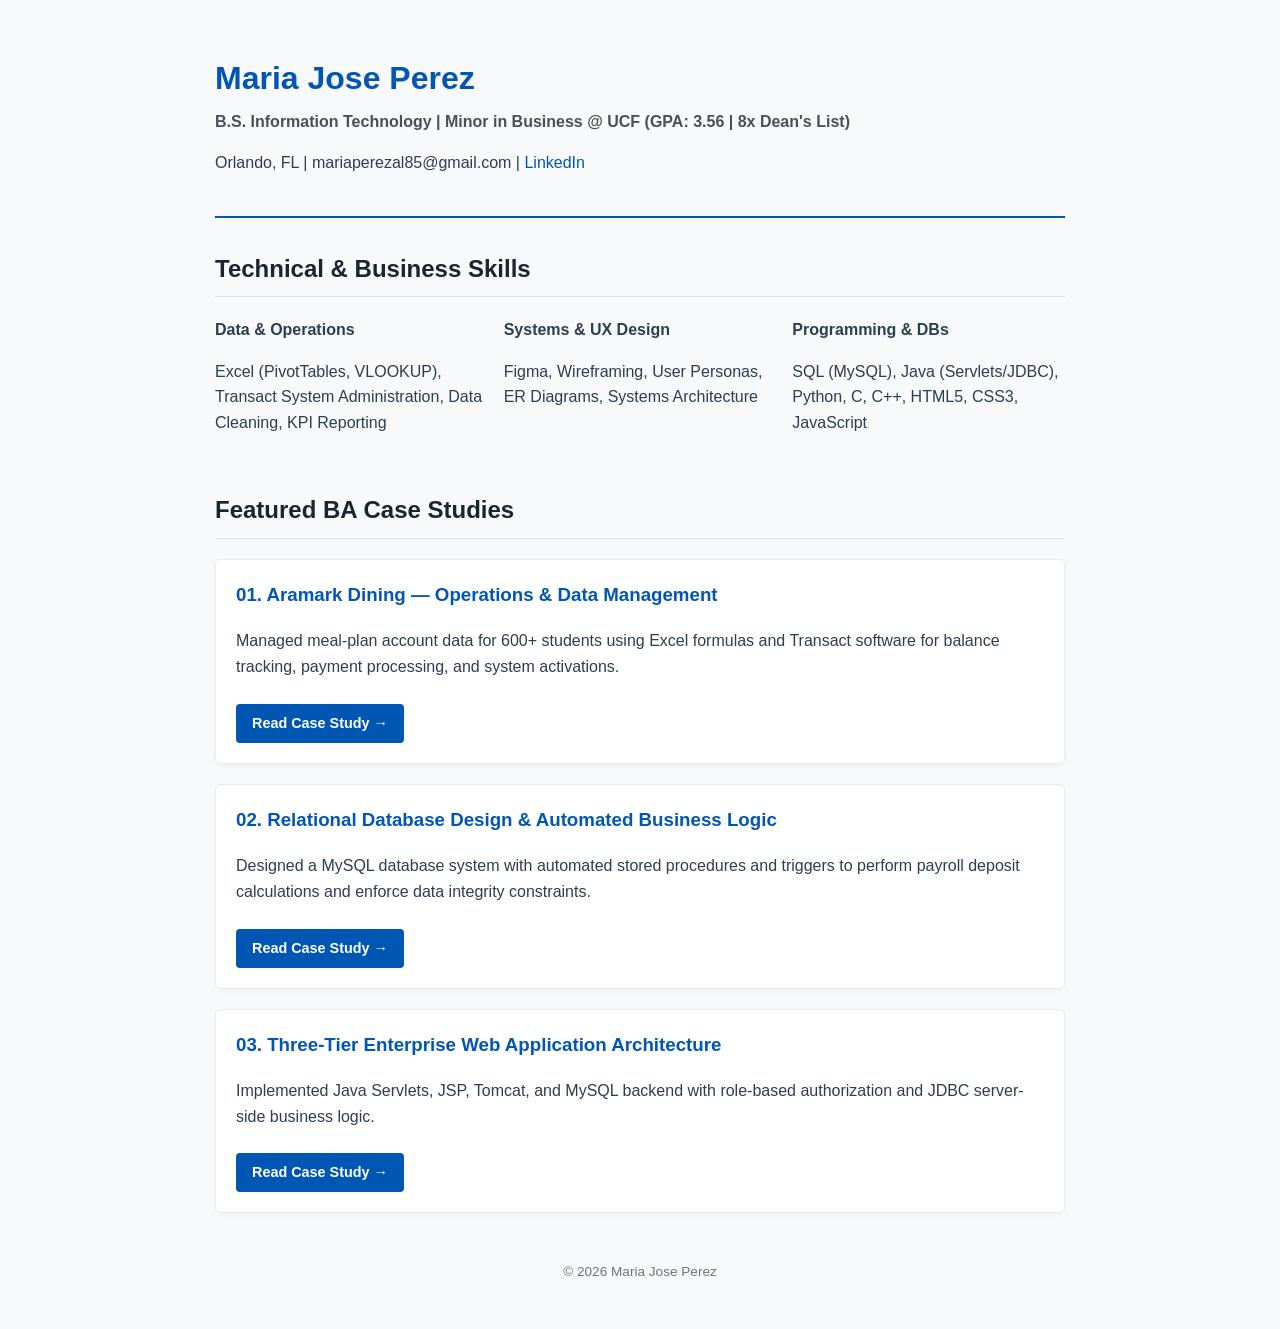
<file: index.html>
<!DOCTYPE html>
<html lang="en">
<head>
    <meta charset="UTF-8">
    <meta name="viewport" content="width=device-width, initial-scale=1.0">
    <title>Maria Jose Perez | Business Analyst Portfolio</title>
    <link rel="stylesheet" href="style.css">
</head>
<body>

    <header>
        <h1>Maria Jose Perez</h1>
        <p class="subtitle">B.S. Information Technology | Minor in Business @ UCF (GPA: 3.56 | 8x Dean's List)</p>
        <p class="contact">Orlando, FL | mariaperezal85@gmail.com | <a href="https://linkedin.com/in/-mariajose-perez" target="_blank">LinkedIn</a></p>
    </header>

    <section>
        <h2>Technical & Business Skills</h2>
        <div class="skills-grid">
            <div>
                <strong>Data & Operations</strong>
                <p>Excel (PivotTables, VLOOKUP), Transact System Administration, Data Cleaning, KPI Reporting</p>
            </div>
            <div>
                <strong>Systems & UX Design</strong>
                <p>Figma, Wireframing, User Personas, ER Diagrams, Systems Architecture</p>
            </div>
            <div>
                <strong>Programming & DBs</strong>
                <p>SQL (MySQL), Java (Servlets/JDBC), Python, C, C++, HTML5, CSS3, JavaScript</p>
            </div>
        </div>
    </section>

    <section>
        <h2>Featured BA Case Studies</h2>

        <article class="card">
            <h3>01. Aramark Dining — Operations & Data Management</h3>
            <p>Managed meal-plan account data for 600+ students using Excel formulas and Transact software for balance tracking, payment processing, and system activations.</p>
            <a href="case-study-dining.html" class="btn">Read Case Study →</a>
        </article>

        <article class="card">
            <h3>02. Relational Database Design & Automated Business Logic</h3>
            <p>Designed a MySQL database system with automated stored procedures and triggers to perform payroll deposit calculations and enforce data integrity constraints.</p>
            <a href="case-study-database.html" class="btn">Read Case Study →</a>
        </article>

        <article class="card">
            <h3>03. Three-Tier Enterprise Web Application Architecture</h3>
            <p>Implemented Java Servlets, JSP, Tomcat, and MySQL backend with role-based authorization and JDBC server-side business logic.</p>
            <a href="case-study-enterprise.html" class="btn">Read Case Study →</a>
        </article>
    </section>

    <footer>
        <p>© 2026 Maria Jose Perez</p>
    </footer>

</body>
</html>
</file>
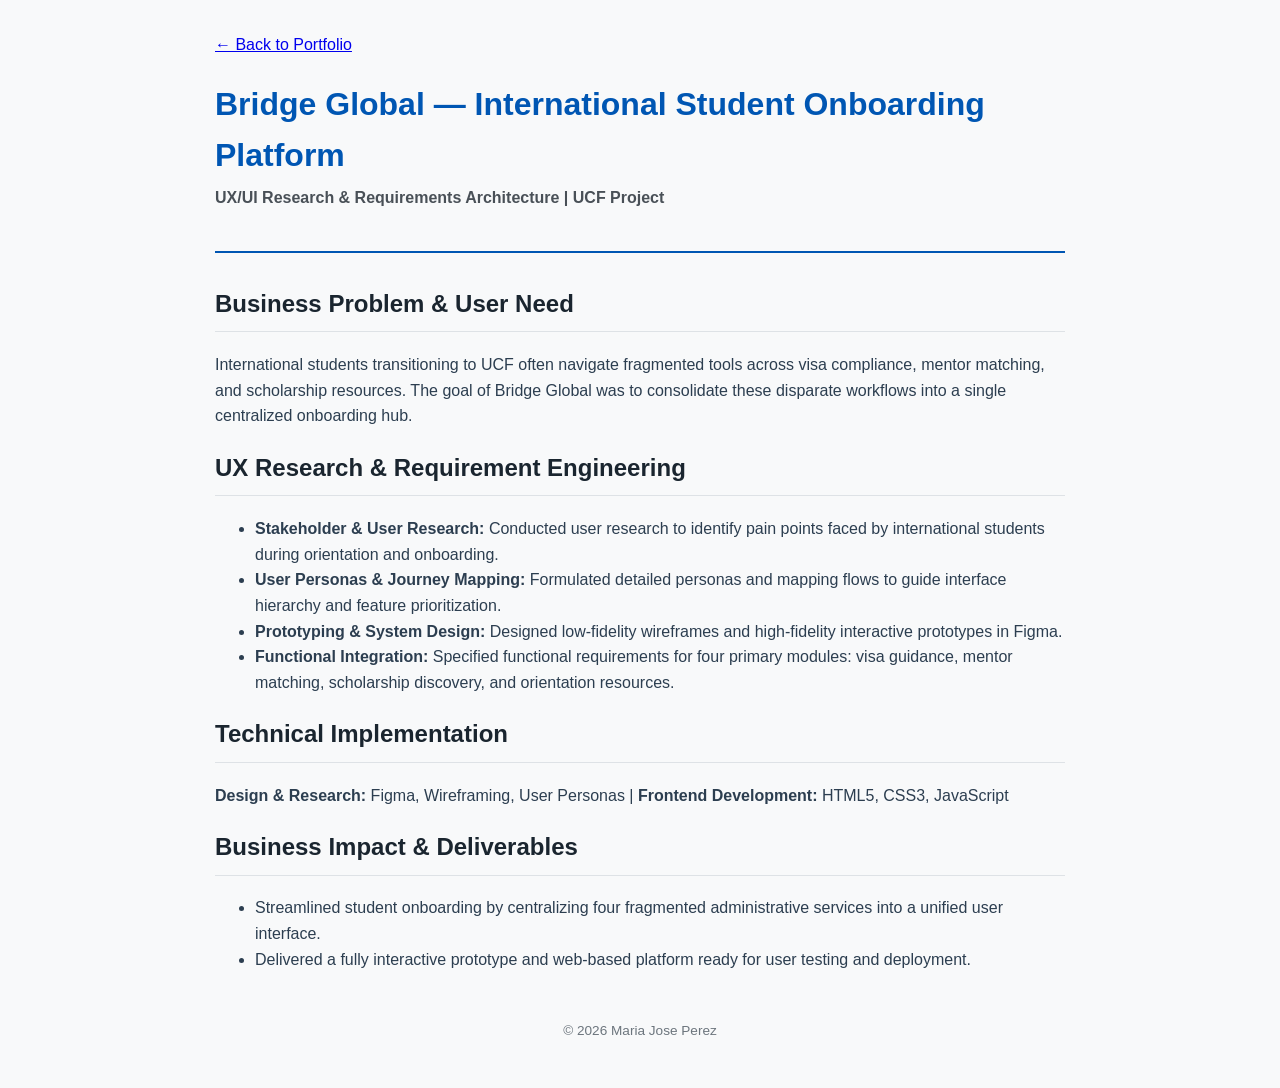
<file: case-study-bridge.html>
<!DOCTYPE html>
<html lang="en">
<head>
    <meta charset="UTF-8">
    <meta name="viewport" content="width=device-width, initial-scale=1.0">
    <title>Bridge Global Platform UX Case Study | Maria Jose Perez</title>
    <link rel="stylesheet" href="style.css">
</head>
<body>

    <header>
        <a href="index.html">← Back to Portfolio</a>
        <h1>Bridge Global — International Student Onboarding Platform</h1>
        <p class="subtitle">UX/UI Research & Requirements Architecture | UCF Project</p>
    </header>

    <section>
        <h2>Business Problem & User Need</h2>
        <p>International students transitioning to UCF often navigate fragmented tools across visa compliance, mentor matching, and scholarship resources. The goal of Bridge Global was to consolidate these disparate workflows into a single centralized onboarding hub.</p>

        <h2>UX Research & Requirement Engineering</h2>
        <ul>
            <li><strong>Stakeholder & User Research:</strong> Conducted user research to identify pain points faced by international students during orientation and onboarding.</li>
            <li><strong>User Personas & Journey Mapping:</strong> Formulated detailed personas and mapping flows to guide interface hierarchy and feature prioritization.</li>
            <li><strong>Prototyping & System Design:</strong> Designed low-fidelity wireframes and high-fidelity interactive prototypes in Figma.</li>
            <li><strong>Functional Integration:</strong> Specified functional requirements for four primary modules: visa guidance, mentor matching, scholarship discovery, and orientation resources.</li>
        </ul>

        <h2>Technical Implementation</h2>
        <p><strong>Design & Research:</strong> Figma, Wireframing, User Personas | <strong>Frontend Development:</strong> HTML5, CSS3, JavaScript</p>

        <h2>Business Impact & Deliverables</h2>
        <ul>
            <li>Streamlined student onboarding by centralizing four fragmented administrative services into a unified user interface.</li>
            <li>Delivered a fully interactive prototype and web-based platform ready for user testing and deployment.</li>
        </ul>
    </section>

    <footer>
        <p>© 2026 Maria Jose Perez</p>
    </footer>

</body>
</html>
</file>
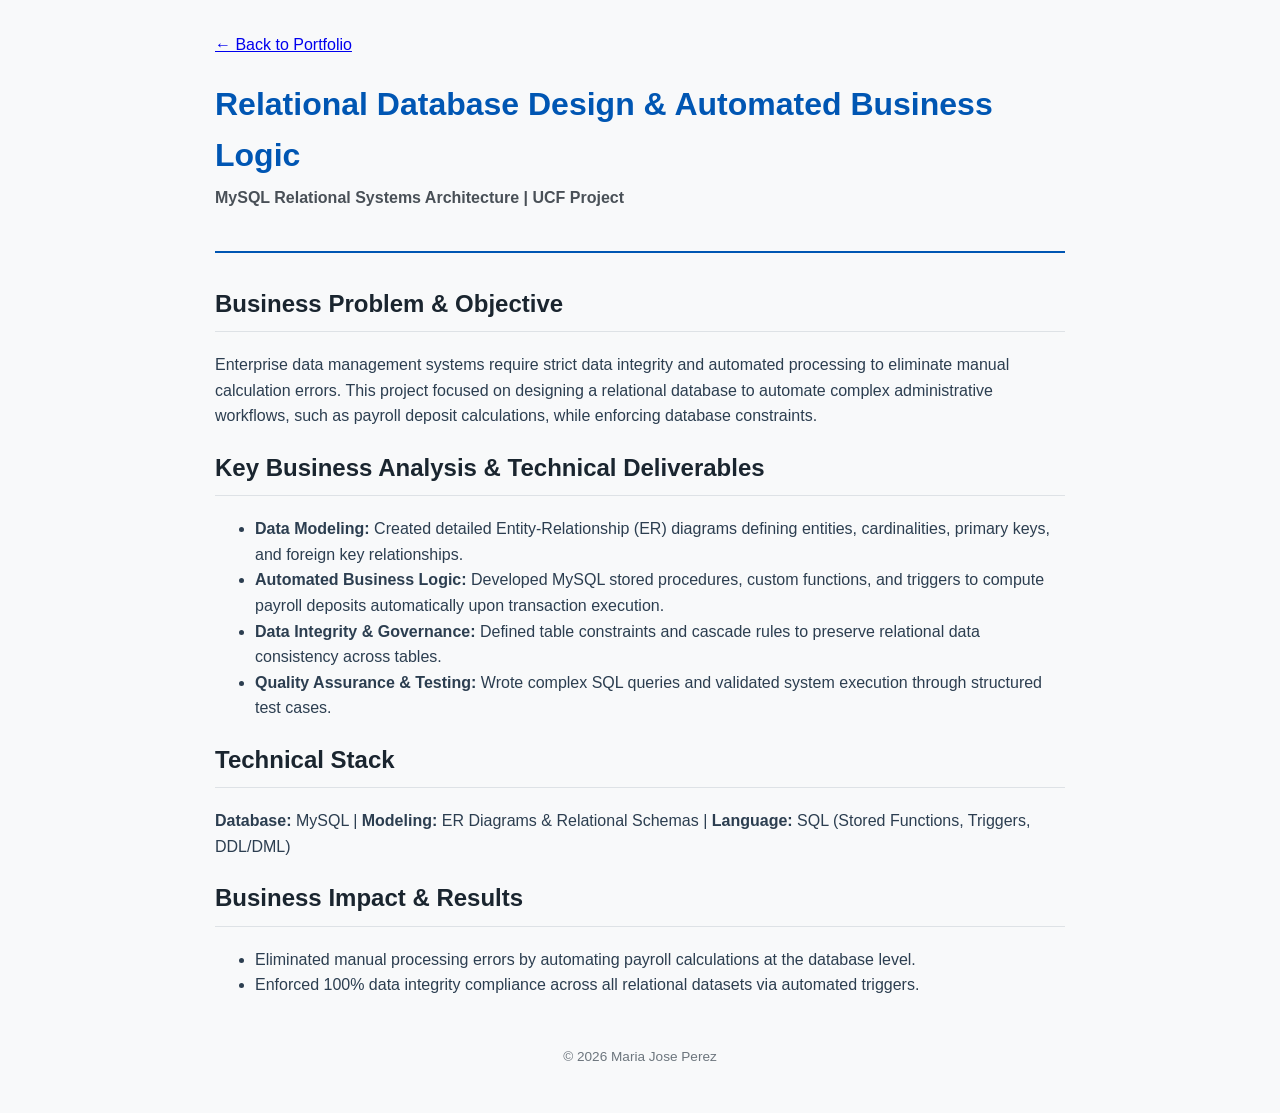
<file: case-study-database.html>
<!DOCTYPE html>
<html lang="en">
<head>
    <meta charset="UTF-8">
    <meta name="viewport" content="width=device-width, initial-scale=1.0">
    <title>Relational Database & Business Logic | Maria Jose Perez</title>
    <link rel="stylesheet" href="style.css">
</head>
<body>

    <header>
        <a href="index.html">← Back to Portfolio</a>
        <h1>Relational Database Design & Automated Business Logic</h1>
        <p class="subtitle">MySQL Relational Systems Architecture | UCF Project</p>
    </header>

    <section>
        <h2>Business Problem & Objective</h2>
        <p>Enterprise data management systems require strict data integrity and automated processing to eliminate manual calculation errors. This project focused on designing a relational database to automate complex administrative workflows, such as payroll deposit calculations, while enforcing database constraints.</p>

        <h2>Key Business Analysis & Technical Deliverables</h2>
        <ul>
            <li><strong>Data Modeling:</strong> Created detailed Entity-Relationship (ER) diagrams defining entities, cardinalities, primary keys, and foreign key relationships.</li>
            <li><strong>Automated Business Logic:</strong> Developed MySQL stored procedures, custom functions, and triggers to compute payroll deposits automatically upon transaction execution.</li>
            <li><strong>Data Integrity & Governance:</strong> Defined table constraints and cascade rules to preserve relational data consistency across tables.</li>
            <li><strong>Quality Assurance & Testing:</strong> Wrote complex SQL queries and validated system execution through structured test cases.</li>
        </ul>

        <h2>Technical Stack</h2>
        <p><strong>Database:</strong> MySQL | <strong>Modeling:</strong> ER Diagrams & Relational Schemas | <strong>Language:</strong> SQL (Stored Functions, Triggers, DDL/DML)</p>

        <h2>Business Impact & Results</h2>
        <ul>
            <li>Eliminated manual processing errors by automating payroll calculations at the database level.</li>
            <li>Enforced 100% data integrity compliance across all relational datasets via automated triggers.</li>
        </ul>
    </section>

    <footer>
        <p>© 2026 Maria Jose Perez</p>
    </footer>

</body>
</html>
</file>
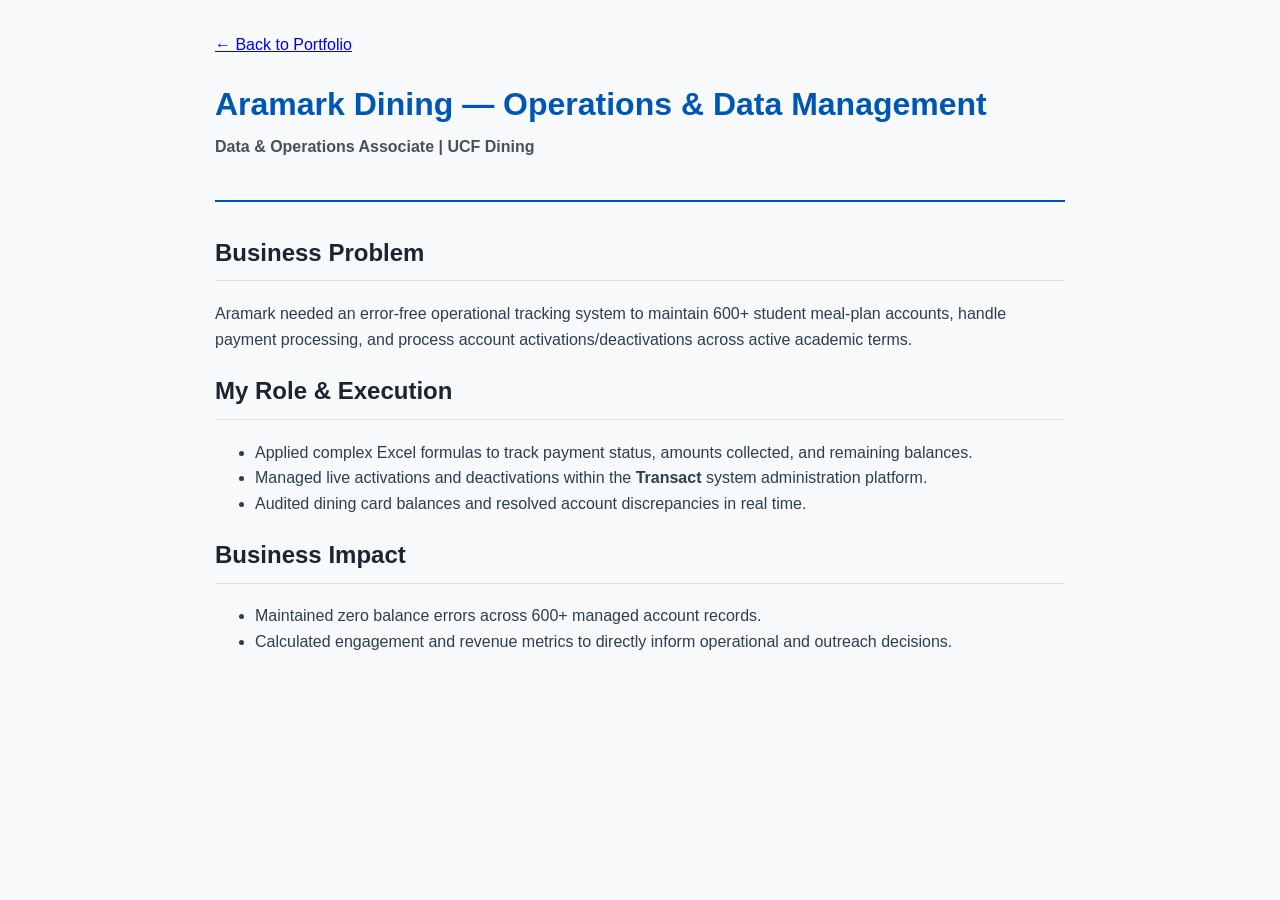
<file: case-study-dining.html>
<!DOCTYPE html>
<html lang="en">
<head>
    <meta charset="UTF-8">
    <meta name="viewport" content="width=device-width, initial-scale=1.0">
    <title>Aramark Operations Case Study | Maria Jose Perez</title>
    <link rel="stylesheet" href="style.css">
</head>
<body>

    <header>
        <a href="index.html">← Back to Portfolio</a>
        <h1>Aramark Dining — Operations & Data Management</h1>
        <p class="subtitle">Data & Operations Associate | UCF Dining</p>
    </header>

    <section>
        <h2>Business Problem</h2>
        <p>Aramark needed an error-free operational tracking system to maintain 600+ student meal-plan accounts, handle payment processing, and process account activations/deactivations across active academic terms.</p>

        <h2>My Role & Execution</h2>
        <ul>
            <li>Applied complex Excel formulas to track payment status, amounts collected, and remaining balances.</li>
            <li>Managed live activations and deactivations within the <strong>Transact</strong> system administration platform.</li>
            <li>Audited dining card balances and resolved account discrepancies in real time.</li>
        </ul>

        <h2>Business Impact</h2>
        <ul>
            <li>Maintained zero balance errors across 600+ managed account records.</li>
            <li>Calculated engagement and revenue metrics to directly inform operational and outreach decisions.</li>
        </ul>
    </section>

</body>
</html>
</file>
<file: style.css>
body {
    font-family: -apple-system, BlinkMacSystemFont, 'Segoe UI', Roboto, Helvetica, Arial, sans-serif;
    line-height: 1.6;
    color: #2c3e50;
    max-width: 850px;
    margin: 0 auto;
    padding: 2rem 1rem;
    background-color: #f8f9fa;
}

header {
    border-bottom: 2px solid #0056b3;
    padding-bottom: 1.5rem;
    margin-bottom: 2rem;
}

h1 { color: #0056b3; margin-bottom: 0.25rem; }
.subtitle { font-weight: 600; color: #495057; margin-top: 0; }
.contact a { color: #0056b3; text-decoration: none; }

section { margin-bottom: 2.5rem; }
h2 { color: #1a252f; border-bottom: 1px solid #dee2e6; padding-bottom: 0.5rem; }

.skills-grid {
    display: grid;
    grid-template-columns: repeat(auto-fit, minmax(240px, 1fr));
    gap: 1rem;
}

.card {
    background: #ffffff;
    border: 1px solid #e9ecef;
    border-radius: 6px;
    padding: 1.25rem;
    margin-bottom: 1.25rem;
    box-shadow: 0 2px 4px rgba(0,0,0,0.04);
}

.card h3 { margin-top: 0; color: #0056b3; }

.btn {
    display: inline-block;
    background-color: #0056b3;
    color: #ffffff;
    padding: 0.5rem 1rem;
    border-radius: 4px;
    text-decoration: none;
    font-weight: 600;
    font-size: 0.9rem;
    margin-top: 0.5rem;
}

.btn:hover { background-color: #004085; }

footer {
    text-align: center;
    font-size: 0.85rem;
    color: #6c757d;
    margin-top: 3rem;
}
</file>
